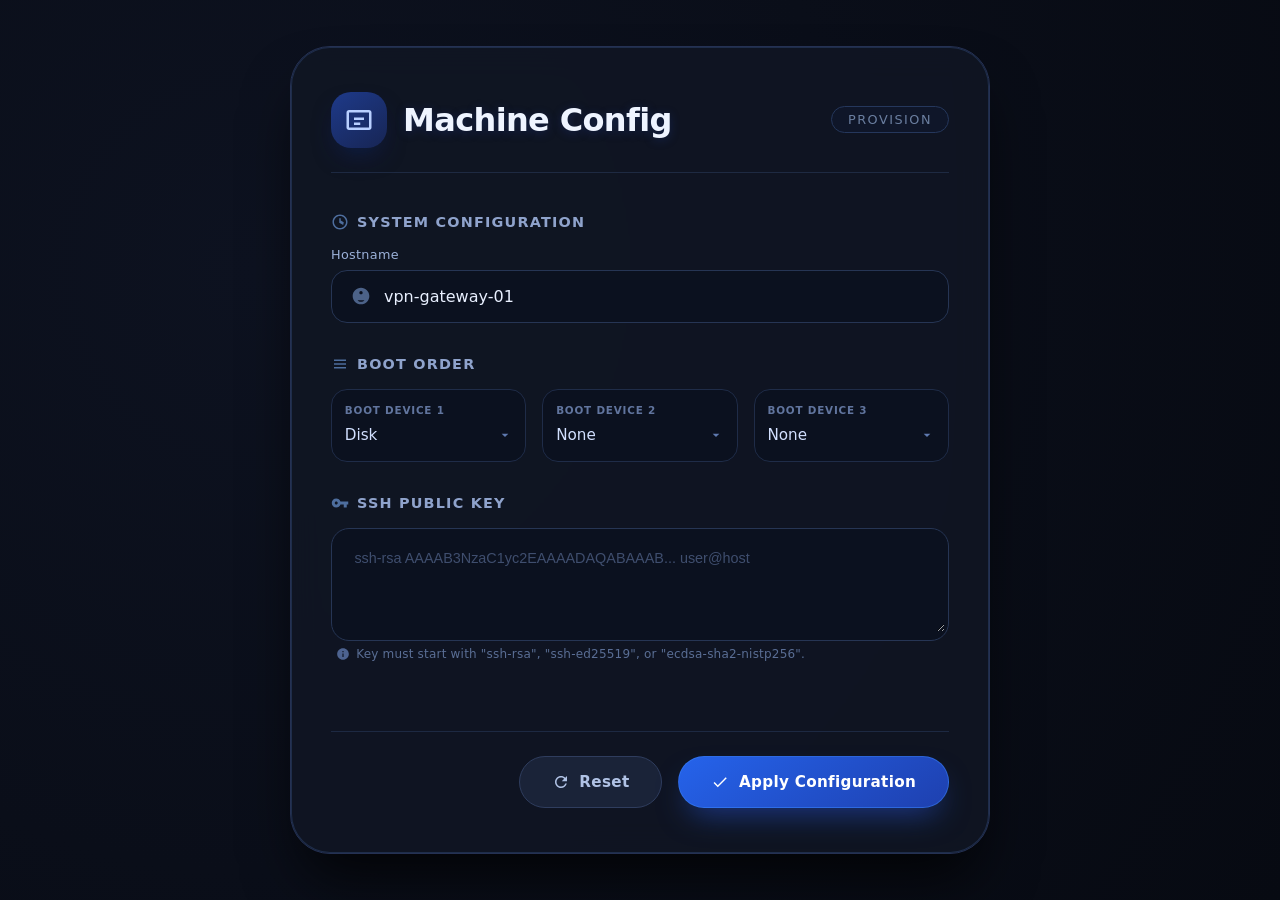
<file: vps.html>
<!DOCTYPE html>
<html lang="en">
<head>
    <meta charset="UTF-8">
    <meta name="viewport" content="width=device-width, initial-scale=1.0">
    <title>Machine Config · provisioning</title>
    <style>
        * {
            margin: 0;
            padding: 0;
            box-sizing: border-box;
        }

        body {
            font-family: 'Inter', system-ui, -apple-system, 'Segoe UI', Roboto, sans-serif;
            background: radial-gradient(circle at 20% 30%, #0d1220, #070a12);
            min-height: 100vh;
            display: flex;
            align-items: center;
            justify-content: center;
            padding: 2rem 1.5rem;
        }

        .config-panel {
            background: #101624e0;
            backdrop-filter: blur(16px);
            -webkit-backdrop-filter: blur(16px);
            border: 1px solid #253153;
            border-radius: 2.5rem;
            box-shadow: 0 35px 60px -15px #000000cc, 0 0 0 1px #1e2d4a inset;
            width: 100%;
            max-width: 700px;
            padding: 2.8rem 2.5rem;
            transition: border 0.2s;
        }

        .config-panel:hover {
            border-color: #2e4b7a;
        }

        .panel-header {
            display: flex;
            align-items: center;
            gap: 1rem;
            margin-bottom: 2.5rem;
            border-bottom: 1px solid #1e2a42;
            padding-bottom: 1.5rem;
        }

        .panel-header-icon {
            background: linear-gradient(145deg, #1e3a8a, #172554);
            width: 56px;
            height: 56px;
            border-radius: 20px;
            display: flex;
            align-items: center;
            justify-content: center;
            box-shadow: 0 12px 25px -8px #0f1e4a;
        }

        .panel-header-icon svg {
            width: 30px;
            height: 30px;
            fill: #b9d0ff;
        }

        .panel-header h1 {
            font-size: 2rem;
            font-weight: 600;
            letter-spacing: -0.02em;
            color: #eef4ff;
            text-shadow: 0 2px 10px #1e3a8a60;
        }

        .panel-header .sub {
            font-size: 0.8rem;
            color: #6b7fa0;
            font-weight: 400;
            text-transform: uppercase;
            letter-spacing: 1.5px;
            margin-left: auto;
            background: #0f1629;
            padding: 0.3rem 1rem;
            border-radius: 40px;
            border: 1px solid #25375c;
        }

        .config-section {
            margin-bottom: 2rem;
        }

        .section-title {
            display: flex;
            align-items: center;
            gap: 0.5rem;
            font-size: 0.9rem;
            font-weight: 600;
            text-transform: uppercase;
            letter-spacing: 1.2px;
            color: #8fa3cc;
            margin-bottom: 1rem;
        }

        .section-title svg {
            width: 18px;
            height: 18px;
            fill: #4e6e9e;
        }

        /* hostname */
        .input-group {
            margin-bottom: 1.5rem;
        }

        .input-group label {
            display: block;
            font-size: 0.8rem;
            font-weight: 500;
            color: #9bb1d9;
            margin-bottom: 0.5rem;
            letter-spacing: 0.3px;
        }

        .input-wrapper {
            display: flex;
            align-items: center;
            background: #0b111f;
            border-radius: 16px;
            border: 1px solid #263554;
            transition: border 0.2s, box-shadow 0.2s;
        }

        .input-wrapper:focus-within {
            border-color: #3b82f6;
            box-shadow: 0 0 0 4px #1e3a8a30;
        }

        .input-wrapper svg {
            width: 20px;
            height: 20px;
            margin: 0 0.8rem 0 1.2rem;
            fill: #4c6288;
            flex-shrink: 0;
        }

        .input-wrapper input {
            background: transparent;
            border: none;
            width: 100%;
            padding: 1rem 1rem 1rem 0;
            font-size: 1rem;
            color: #e9f0ff;
            outline: none;
            font-weight: 400;
            font-family: inherit;
        }

        .input-wrapper input::placeholder {
            color: #3f4e6e;
            font-weight: 300;
        }

        /* boot devices row */
        .boot-grid {
            display: grid;
            grid-template-columns: repeat(3, 1fr);
            gap: 1rem;
            margin-top: 0.25rem;
        }

        .boot-item {
            background: #0b111f;
            border: 1px solid #1f2c48;
            border-radius: 16px;
            padding: 0.9rem 0.8rem;
            transition: border 0.15s, background 0.15s;
        }

        .boot-item:hover {
            border-color: #2d3f64;
            background: #0e1629;
        }

        .boot-label {
            display: block;
            font-size: 0.65rem;
            font-weight: 600;
            text-transform: uppercase;
            letter-spacing: 0.8px;
            color: #61759e;
            margin-bottom: 0.4rem;
        }

        .boot-select {
            width: 100%;
            background: transparent;
            border: none;
            color: #d2e0ff;
            font-size: 0.95rem;
            font-weight: 500;
            outline: none;
            padding: 0.2rem 0;
            font-family: inherit;
            cursor: pointer;
            appearance: none;
            background-image: url("data:image/svg+xml,%3Csvg xmlns='http://www.w3.org/2000/svg' width='16' height='16' viewBox='0 0 24 24' fill='%235f7ab0'%3E%3Cpath d='M7 10l5 5 5-5z'/%3E%3C/svg%3E");
            background-repeat: no-repeat;
            background-position: right 0 center;
            background-size: 16px;
        }

        .boot-select option {
            background: #0f1629;
            color: #d2e0ff;
            font-size: 0.95rem;
        }

        /* ssh key area */
        .ssh-hint {
            display: flex;
            align-items: center;
            gap: 0.4rem;
            font-size: 0.75rem;
            color: #5a6e95;
            margin-top: 0.4rem;
            padding-left: 0.3rem;
            letter-spacing: 0.2px;
        }

        .ssh-hint svg {
            width: 14px;
            height: 14px;
            fill: #4d6390;
        }

        .ssh-textarea-wrapper {
            background: #0b111f;
            border-radius: 18px;
            border: 1px solid #263554;
            transition: border 0.2s, box-shadow 0.2s;
            padding: 0.2rem;
        }

        .ssh-textarea-wrapper:focus-within {
            border-color: #3b82f6;
            box-shadow: 0 0 0 4px #1e3a8a30;
        }

        .ssh-textarea-wrapper textarea {
            width: 100%;
            background: transparent;
            border: none;
            padding: 1rem 1.2rem;
            font-size: 0.9rem;
            color: #d7e4ff;
            outline: none;
            font-family: 'JetBrains Mono', 'Fira Code', monospace;
            resize: vertical;
            min-height: 100px;
            line-height: 1.5;
            border-radius: 18px;
        }

        .ssh-textarea-wrapper textarea::placeholder {
            color: #3f4e6e;
            font-weight: 300;
            font-family: 'Inter', sans-serif;
        }

        .key-validity {
            display: flex;
            align-items: center;
            gap: 0.5rem;
            margin-top: 0.5rem;
            min-height: 1.4rem;
            font-size: 0.8rem;
            padding-left: 0.4rem;
        }

        .valid {
            color: #4ade80;
        }

        .invalid {
            color: #f87171;
        }

        .key-validity svg {
            width: 14px;
            height: 14px;
            fill: currentColor;
        }

        /* actions */
        .action-bar {
            display: flex;
            align-items: center;
            justify-content: flex-end;
            gap: 1rem;
            margin-top: 2.5rem;
            padding-top: 1.5rem;
            border-top: 1px solid #1d2942;
        }

        .btn {
            border: none;
            padding: 1rem 2rem;
            border-radius: 40px;
            font-weight: 600;
            font-size: 0.95rem;
            letter-spacing: 0.3px;
            cursor: pointer;
            transition: all 0.2s ease;
            display: inline-flex;
            align-items: center;
            gap: 0.6rem;
            font-family: inherit;
        }

        .btn-secondary {
            background: #1a2338;
            color: #b0c2e5;
            border: 1px solid #2f3d5e;
        }

        .btn-secondary:hover {
            background: #202c47;
            border-color: #3f5380;
            color: #d1e0ff;
        }

        .btn-primary {
            background: linear-gradient(145deg, #2563eb, #1e40af);
            color: white;
            box-shadow: 0 15px 30px -10px #1e3a8a;
            border: 1px solid #3b82f680;
        }

        .btn-primary:hover {
            background: linear-gradient(145deg, #3b82f6, #2563eb);
            box-shadow: 0 20px 35px -10px #2563eb;
            transform: scale(1.01);
        }

        .btn-primary:active {
            transform: scale(0.98);
            box-shadow: 0 8px 18px -6px #1e3a8a;
        }

        .btn svg {
            width: 18px;
            height: 18px;
            fill: currentColor;
        }

        .toast-message {
            position: fixed;
            bottom: 2rem;
            left: 50%;
            transform: translateX(-50%) translateY(100px);
            background: #0f1a2e;
            border: 1px solid #2e4b7a;
            color: #b9d0ff;
            padding: 0.9rem 2rem;
            border-radius: 40px;
            font-weight: 500;
            font-size: 0.9rem;
            box-shadow: 0 20px 40px -10px #000000;
            transition: transform 0.3s ease, opacity 0.3s;
            opacity: 0;
            z-index: 999;
            pointer-events: none;
            backdrop-filter: blur(8px);
            display: flex;
            align-items: center;
            gap: 0.6rem;
        }

        .toast-message.show {
            transform: translateX(-50%) translateY(0);
            opacity: 1;
        }

        .toast-message svg {
            width: 18px;
            height: 18px;
            fill: #4ade80;
        }

        /* responsive */
        @media (max-width: 600px) {
            .config-panel {
                padding: 2rem 1.5rem;
            }
            .boot-grid {
                grid-template-columns: 1fr;
                gap: 0.8rem;
            }
            .action-bar {
                flex-direction: column-reverse;
            }
            .btn {
                width: 100%;
                justify-content: center;
            }
            .panel-header h1 {
                font-size: 1.6rem;
            }
        }
    </style>
</head>
<body>
    <div class="config-panel">
        <div class="panel-header">
            <div class="panel-header-icon">
                <svg viewBox="0 0 24 24">
                    <path d="M20 4H4c-1.1 0-2 .9-2 2v12c0 1.1.9 2 2 2h16c1.1 0 2-.9 2-2V6c0-1.1-.9-2-2-2zm0 14H4V6h16v12zM8 10h8v2H8zm0 4h5v2H8z"/>
                </svg>
            </div>
            <h1>Machine Config</h1>
            <div class="sub">PROVISION</div>
        </div>

        <!-- Hostname -->
        <div class="config-section">
            <div class="section-title">
                <svg viewBox="0 0 24 24"><path d="M12 2C6.48 2 2 6.48 2 12s4.48 10 10 10 10-4.48 10-10S17.52 2 12 2zm0 18c-4.41 0-8-3.59-8-8s3.59-8 8-8 8 3.59 8 8-3.59 8-8 8zm1-13h-2v6l5.25 3.15L17 12.23l-4-2.37V7z"/></svg>
                System Configuration
            </div>
            <div class="input-group">
                <label for="hostname">Hostname</label>
                <div class="input-wrapper">
                    <svg viewBox="0 0 24 24"><path d="M12 2C6.48 2 2 6.48 2 12s4.48 10 10 10 10-4.48 10-10S17.52 2 12 2zm0 4c1.1 0 2 .9 2 2s-.9 2-2 2-2-.9-2-2 .9-2 2-2zm0 13c-1.66 0-3.14-.78-4.12-2h8.24c-.98 1.22-2.46 2-4.12 2z"/></svg>
                    <input type="text" id="hostname" placeholder="e.g., web-prod-01" value="vpn-gateway-01">
                </div>
            </div>
        </div>

        <!-- Boot Order -->
        <div class="config-section">
            <div class="section-title">
                <svg viewBox="0 0 24 24"><path d="M4 6h16v2H4zm0 5h16v2H4zm0 5h16v2H4z"/></svg>
                Boot Order
            </div>
            <div class="boot-grid">
                <div class="boot-item">
                    <span class="boot-label">Boot Device 1</span>
                    <select class="boot-select" id="boot1">
                        <option value="disk" selected>Disk</option>
                        <option value="network">Network</option>
                        <option value="cdrom">CD-ROM</option>
                        <option value="none">None</option>
                    </select>
                </div>
                <div class="boot-item">
                    <span class="boot-label">Boot Device 2</span>
                    <select class="boot-select" id="boot2">
                        <option value="none" selected>None</option>
                        <option value="disk">Disk</option>
                        <option value="network">Network</option>
                        <option value="cdrom">CD-ROM</option>
                    </select>
                </div>
                <div class="boot-item">
                    <span class="boot-label">Boot Device 3</span>
                    <select class="boot-select" id="boot3">
                        <option value="none" selected>None</option>
                        <option value="disk">Disk</option>
                        <option value="network">Network</option>
                        <option value="cdrom">CD-ROM</option>
                    </select>
                </div>
            </div>
        </div>

        <!-- SSH Public Key -->
        <div class="config-section">
            <div class="section-title">
                <svg viewBox="0 0 24 24"><path d="M12.65 10C11.83 7.67 9.61 6 7 6c-3.31 0-6 2.69-6 6s2.69 6 6 6c2.61 0 4.83-1.67 5.65-4H17v4h4v-4h2v-4H12.65zM7 14c-1.1 0-2-.9-2-2s.9-2 2-2 2 .9 2 2-.9 2-2 2z"/></svg>
                SSH Public Key
            </div>
            <div class="ssh-textarea-wrapper">
                <textarea id="sshKey" placeholder="ssh-rsa AAAAB3NzaC1yc2EAAAADAQABAAAB... user@host" rows="3"></textarea>
            </div>
            <div class="ssh-hint">
                <svg viewBox="0 0 24 24"><path d="M12 2C6.48 2 2 6.48 2 12s4.48 10 10 10 10-4.48 10-10S17.52 2 12 2zm1 15h-2v-6h2v6zm0-8h-2V7h2v2z"/></svg>
                Key must start with "ssh-rsa", "ssh-ed25519", or "ecdsa-sha2-nistp256".
            </div>
            <div id="keyValidity" class="key-validity"></div>
        </div>

        <!-- Actions -->
        <div class="action-bar">
            <button class="btn btn-secondary" id="resetBtn">
                <svg viewBox="0 0 24 24"><path d="M17.65 6.35C16.2 4.9 14.21 4 12 4c-4.42 0-7.99 3.58-7.99 8s3.57 8 7.99 8c3.73 0 6.84-2.55 7.73-6h-2.08c-.82 2.33-3.04 4-5.65 4-3.31 0-6-2.69-6-6s2.69-6 6-6c1.66 0 3.14.69 4.22 1.78L13 11h7V4l-2.35 2.35z"/></svg>
                Reset
            </button>
            <button class="btn btn-primary" id="applyBtn">
                <svg viewBox="0 0 24 24"><path d="M9 16.17L4.83 12l-1.42 1.41L9 19 21 7l-1.41-1.41L9 16.17z"/></svg>
                Apply Configuration
            </button>
        </div>
    </div>

    <!-- Toast notification -->
    <div id="toast" class="toast-message">
        <svg viewBox="0 0 24 24"><path d="M9 16.17L4.83 12l-1.42 1.41L9 19 21 7l-1.41-1.41L9 16.17z"/></svg>
        <span id="toastText">Configuration applied</span>
    </div>

    <script>
        (function() {
            const hostnameInput = document.getElementById('hostname');
            const sshKeyTextarea = document.getElementById('sshKey');
            const keyValidityDiv = document.getElementById('keyValidity');
            const boot1 = document.getElementById('boot1');
            const boot2 = document.getElementById('boot2');
            const boot3 = document.getElementById('boot3');
            const resetBtn = document.getElementById('resetBtn');
            const applyBtn = document.getElementById('applyBtn');
            const toast = document.getElementById('toast');
            const toastText = document.getElementById('toastText');

            // Allowed SSH key prefixes (as specified)
            const ALLOWED_PREFIXES = ['ssh-rsa', 'ssh-ed25519', 'ecdsa-sha2-nistp256'];

            // Helper: validate SSH key format based on prefix
            function isValidSshKey(key) {
                const trimmed = key.trim();
                if (trimmed.length === 0) return true; // empty is allowed (optional)
                // Check prefix
                return ALLOWED_PREFIXES.some(prefix => trimmed.startsWith(prefix + ' '));
            }

            // Show validation feedback for SSH key
            function updateKeyValidity() {
                const key = sshKeyTextarea.value.trim();
                if (key.length === 0) {
                    keyValidityDiv.innerHTML = ''; // empty, no message
                    return;
                }
                const valid = isValidSshKey(key);
                if (valid) {
                    keyValidityDiv.innerHTML = `
                        <span class="valid">
                            <svg viewBox="0 0 24 24"><path d="M9 16.17L4.83 12l-1.42 1.41L9 19 21 7l-1.41-1.41L9 16.17z"/></svg>
                            Valid key format
                        </span>`;
                } else {
                    keyValidityDiv.innerHTML = `
                        <span class="invalid">
                            <svg viewBox="0 0 24 24"><path d="M12 2C6.48 2 2 6.48 2 12s4.48 10 10 10 10-4.48 10-10S17.52 2 12 2zm1 15h-2v-2h2v2zm0-4h-2V7h2v6z"/></svg>
                            Invalid key — must start with ssh-rsa, ssh-ed25519, or ecdsa-sha2-nistp256
                        </span>`;
                }
            }

            // Listen to SSH key changes
            sshKeyTextarea.addEventListener('input', updateKeyValidity);

            // Reset function: restore defaults
            function resetToDefaults() {
                hostnameInput.value = 'vpn-gateway-01';
                boot1.value = 'disk';
                boot2.value = 'none';
                boot3.value = 'none';
                sshKeyTextarea.value = '';
                keyValidityDiv.innerHTML = '';
                // Show toast
                showToast('↺ Defaults restored');
            }

            // Apply configuration (simulate)
            function applyConfiguration() {
                // Validate SSH key before applying
                const key = sshKeyTextarea.value.trim();
                if (key.length > 0 && !isValidSshKey(key)) {
                    showToast('⚠️ Invalid SSH key format', true);
                    sshKeyTextarea.focus();
                    return;
                }

                const hostname = hostnameInput.value.trim() || 'unset';
                const bootOrder = [boot1.value, boot2.value, boot3.value];
                const sshKeyStatus = key.length > 0 ? 'provided' : 'not set';

                // Build summary (for demo)
                console.log('--- Configuration Applied ---');
                console.log('Hostname:', hostname);
                console.log('Boot order:', bootOrder.join(' > '));
                console.log('SSH key:', sshKeyStatus);

                // Show success toast with details
                showToast(`✅ Config applied · ${hostname} · boot: ${bootOrder[0]}`);
            }

            // Toast helper
            let toastTimer = null;
            function showToast(message, isError = false) {
                toastText.textContent = message;
                // change icon/color if error
                const svgIcon = toast.querySelector('svg');
                if (isError) {
                    svgIcon.innerHTML = '<path d="M12 2C6.48 2 2 6.48 2 12s4.48 10 10 10 10-4.48 10-10S17.52 2 12 2zm1 15h-2v-2h2v2zm0-4h-2V7h2v6z"/>';
                    svgIcon.style.fill = '#f87171';
                } else {
                    svgIcon.innerHTML = '<path d="M9 16.17L4.83 12l-1.42 1.41L9 19 21 7l-1.41-1.41L9 16.17z"/>';
                    svgIcon.style.fill = '#4ade80';
                }
                toast.classList.add('show');
                if (toastTimer) clearTimeout(toastTimer);
                toastTimer = setTimeout(() => {
                    toast.classList.remove('show');
                }, 2800);
            }

            // Event listeners
            resetBtn.addEventListener('click', resetToDefaults);
            applyBtn.addEventListener('click', applyConfiguration);

            // Additional nice touch: quick validation on hostname (not required)
            hostnameInput.addEventListener('input', function() {
                // just trim on blur? no, leave free
            });

            // Boot order consistency: ensure no duplicate non-"none" devices? 
            // Not required, but we could add subtle feedback. For simplicity, keep as is.

            // Prefill SSH key with a demo value? No, leave empty to avoid confusion.
            // But show the user a sample in placeholder.

            // initialize any state
            updateKeyValidity();

            // small extra: if user clicks on the ssh hint, focus textarea
            document.querySelector('.ssh-hint').addEventListener('click', () => {
                sshKeyTextarea.focus();
            });
        })();
    </script>
</body>
</html>
</file>
